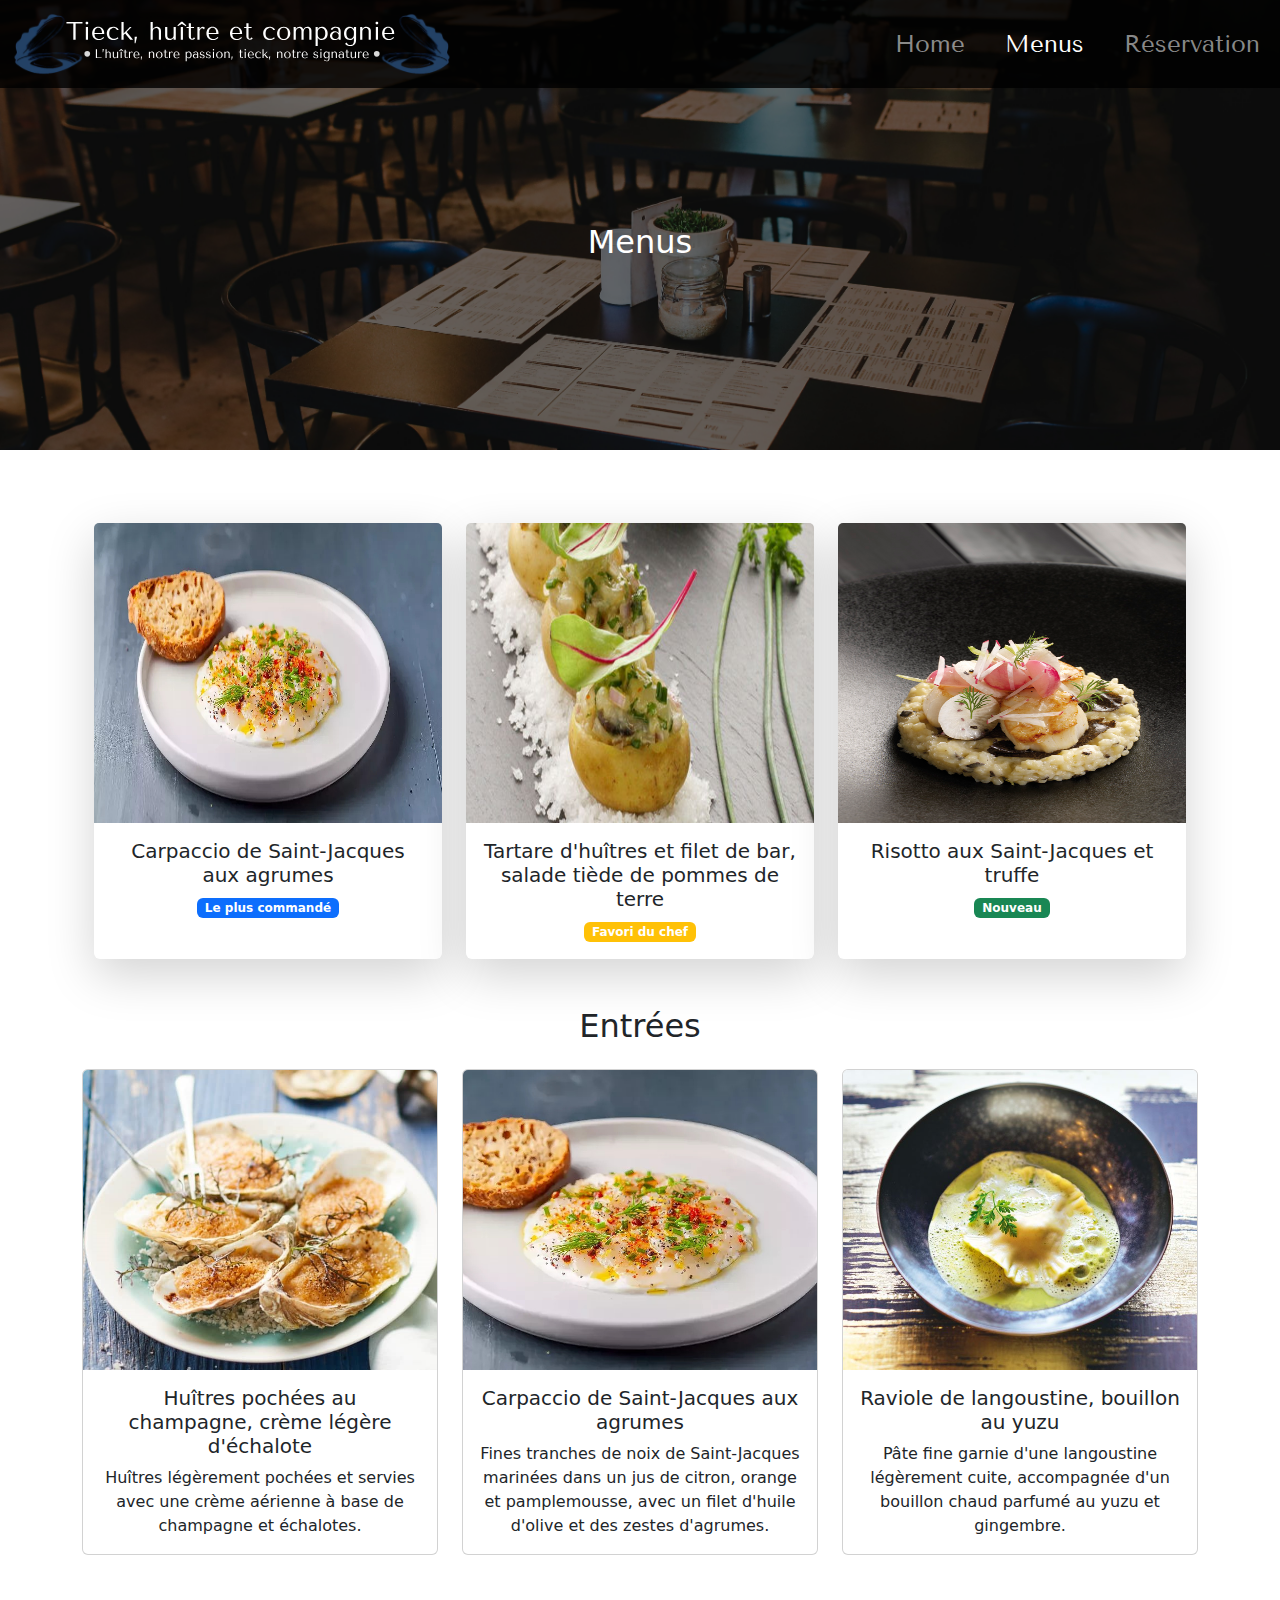
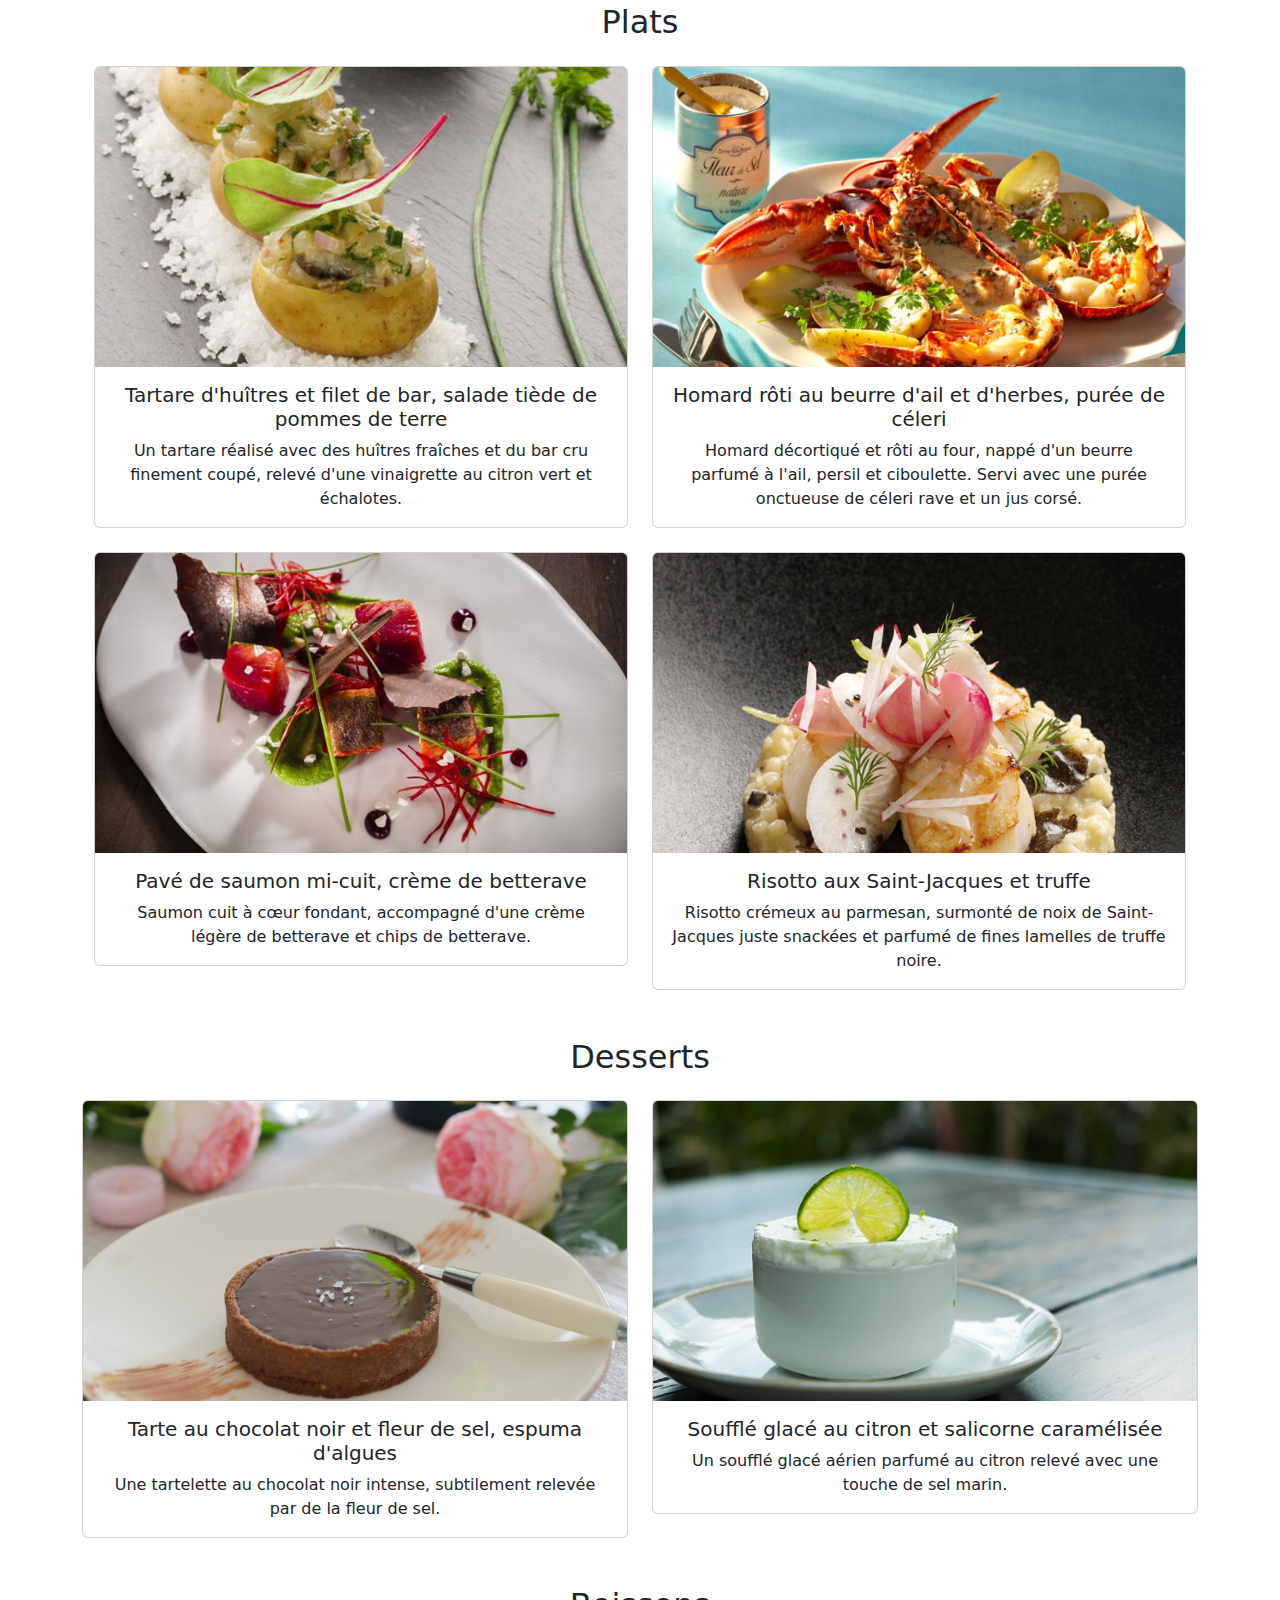
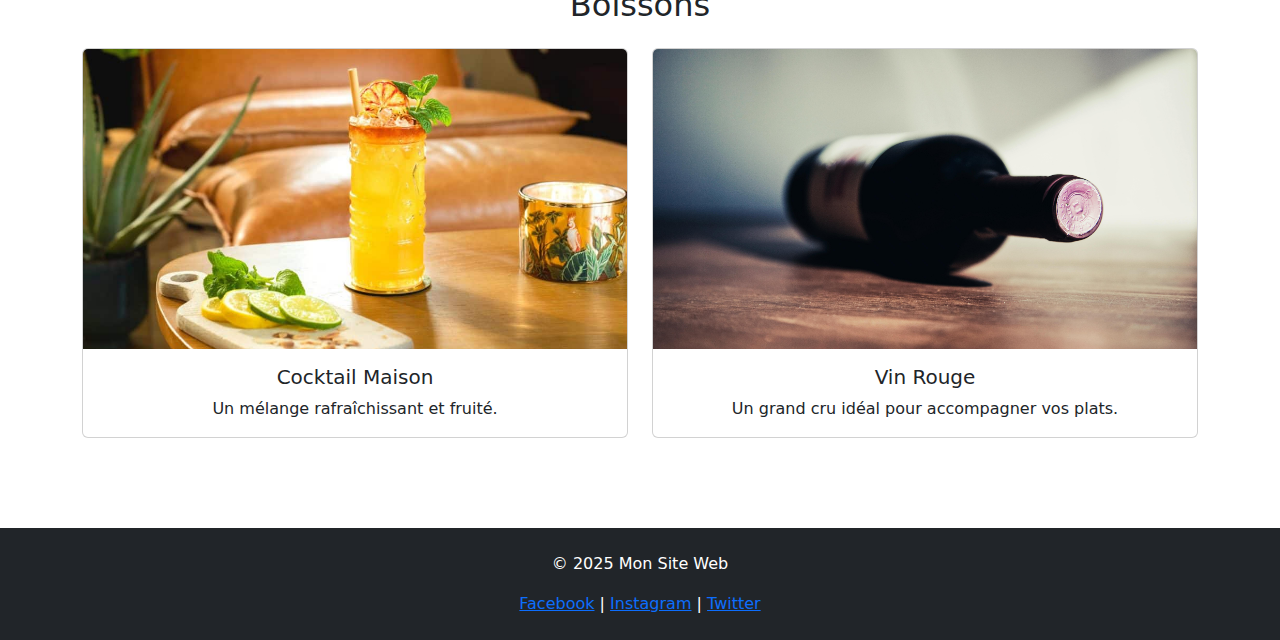
<file: menus.html>
<!doctype html>
<html lang="fr">
<head>
    <meta charset="UTF-8">
    <meta name="viewport"
          content="width=device-width, user-scalable=no, initial-scale=1.0, maximum-scale=1.0, minimum-scale=1.0">
    <meta http-equiv="X-UA-Compatible" content="ie=edge">
    <link rel="stylesheet" href="assets/css/style.css">
    <link rel="preconnect" href="https://fonts.googleapis.com">
    <link rel="preconnect" href="https://fonts.gstatic.com" crossorigin>
    <link href="https://fonts.googleapis.com/css2?family=Tenor+Sans&display=swap" rel="stylesheet">
    <link href="https://cdn.jsdelivr.net/npm/bootstrap@5.3.3/dist/css/bootstrap.min.css" rel="stylesheet" integrity="sha384-QWTKZyjpPEjISv5WaRU9OFeRpok6YctnYmDr5pNlyT2bRjXh0JMhjY6hW+ALEwIH" crossorigin="anonymous">
    <script src="https://cdn.jsdelivr.net/npm/bootstrap@5.3.3/dist/js/bootstrap.bundle.min.js" integrity="sha384-YvpcrYf0tY3lHB60NNkmXc5s9fDVZLESaAA55NDzOxhy9GkcIdslK1eN7N6jIeHz" crossorigin="anonymous"></script>
    <title>Restaurant</title>
</head>
<body>
    <section>
        <img src="assets/img/accueil_m.jpg" class="object-fit-cover bg-image">
        <header>
            <!-- MENU NAVIGATION-->
            <nav class="navbar navbar-expand-lg bg-black" data-bs-theme="dark" style="--bs-bg-opacity: 0.8;">
                <div class="container-fluid">
                    <img class="navbar-brand" style="width: 35%" src="assets/img/logo.svg" alt="">
                    <button class="navbar-toggler" type="button" data-bs-toggle="collapse" data-bs-target="#navbarNav"
                            aria-controls="navbarNav" aria-expanded="false" aria-label="Toggle navigation">
                        <span class="navbar-toggler-icon"></span>
                    </button>
                    <div class="collapse navbar-collapse" id="navbarNav">
                        <ul class="navbar-nav ms-auto gap-4">
                            <li class="nav-item">
                                <a class="nav-link titre fs-4" href="index.html">Home</a>
                            </li>
                            <li class="nav-item">
                                <a class="nav-link active titre fs-4" href="menus.html">Menus</a>
                            </li>
                            <li class="nav-item">
                                <a class="nav-link titre fs-4" href="reservation.html">Réservation</a>
                            </li>
                        </ul>
                    </div>
                </div>
            </nav>
            <!-- FIN MENU NAVIGATION-->
        </header>
    </section>

    <!-- Titre accueil-->
    <div class="container" style="margin-top: 15vh;">
      <h2 class="text-center text-white">Menus</h2>
    </div>

    <!-- Menu -->
    <main class="container mb-5" style="margin-top: 29vh;">

      <section id="plats-populaires" class="mb-5">
        <div class="container">
          <div class="row g-4">
            <!-- Plat 1 -->
            <div class="col-md-4">
              <div class="card border-0 shadow-lg h-100">
                <img src="assets/img/entrée_2.jpg" class="card-img-top" alt="Plat populaire" style="height: 300px;">
                <div class="card-body text-center">
                  <h5 class="card-title">Carpaccio de Saint-Jacques aux agrumes</h5>
                  <span class="badge bg-primary">Le plus commandé</span>
                </div>
              </div>
            </div>
            <!-- Plat 2 -->
            <div class="col-md-4">
              <div class="card border-0 shadow-lg h-100">
                <img src="assets/img/tartare.jpeg" class="card-img-top" alt="Plat populaire" style="height: 300px;">
                <div class="card-body text-center">
                  <h5 class="card-title">Tartare d'huîtres et filet de bar, salade tiède de pommes de terre</h5>
                  <span class="badge bg-warning">Favori du chef</span>
                </div>
              </div>
            </div>
            <!-- Plat 3 -->
            <div class="col-md-4">
              <div class="card border-0 shadow-lg h-100">
                <img src="assets/img/risotto.jpg" class="card-img-top" alt="Plat populaire" style="height: 300px;">
                <div class="card-body text-center">
                  <h5 class="card-title">Risotto aux Saint-Jacques et truffe</h5>
                  <span class="badge bg-success">Nouveau</span>
                </div>
              </div>
            </div>
          </div>
        </div>
      </section>
      

      <!-- Entrées -->
      <section id="entrees" class="mb-5">
        <h2 class="text-center mb-4">Entrées</h2>
        <div class="row g-4 text-center">
          <!-- Exemple d'une carte Bootstrap -->
          <div class="col-md-4">
            <div class="card">
              <img src="assets/img/entrée_1.jpg" class="card-img-top object-fit-cover" alt="Entrée" style="height: 300px;">
              <div class="card-body">
                <h5 class="card-title">Huîtres pochées au champagne, crème légère d'échalote</h5>
                <p class="card-text">Huîtres légèrement pochées et servies avec une crème aérienne à base de champagne et échalotes.</p>
              </div>
            </div>
          </div>
          <div class="col-md-4">
            <div class="card">
              <img src="assets/img/entrée_2.jpg" class="card-img-top object-fit-cover" alt="Entrée" style="height: 300px;">
              <div class="card-body">
                <h5 class="card-title">Carpaccio de Saint-Jacques aux agrumes</h5>
                <p class="card-text">Fines tranches de noix de Saint-Jacques marinées dans un jus de citron, orange et pamplemousse, avec un filet d'huile d'olive et des zestes d'agrumes.</p>
              </div>
            </div>
          </div>
          <div class="col-md-4">
            <div class="card">
              <img src="assets/img/entrée_3.jpg" class="card-img-top object-fit-cover" alt="Entrée" style="height: 300px;">
              <div class="card-body">
                <h5 class="card-title">Raviole de langoustine, bouillon au yuzu</h5>
                <p class="card-text">Pâte fine garnie d'une langoustine légèrement cuite, accompagnée d'un bouillon chaud parfumé au yuzu et gingembre.</p>
              </div>
            </div>
          </div>
        </div>
      </section>
    
      <!-- Plats -->
      <section id="plats" class="mb-5">
        <h2 class="text-center mb-4">Plats</h2>
        <div class="container">
          <div class="row g-4 text-center">
            <!-- Carte 1 -->
            <div class="col-md-6">
              <div class="card">
                <img src="assets/img/tartare.jpeg" class="card-img-top object-fit-cover" alt="Plat" style="height: 300px;">
                <div class="card-body">
                  <h5 class="card-title">Tartare d'huîtres et filet de bar, salade tiède de pommes de terre</h5>
                  <p class="card-text">Un tartare réalisé avec des huîtres fraîches et du bar cru finement coupé, relevé d'une vinaigrette au citron vert et échalotes.</p>
                </div>
              </div>
            </div>
            <!-- Carte 2 -->
            <div class="col-md-6">
              <div class="card">
                <img src="assets/img/homard.jpeg" class="card-img-top object-fit-cover" alt="Plat" style="height: 300px;">
                <div class="card-body">
                  <h5 class="card-title">Homard rôti au beurre d'ail et d'herbes, purée de céleri</h5>
                  <p class="card-text">Homard décortiqué et rôti au four, nappé d'un beurre parfumé à l'ail, persil et ciboulette. Servi avec une purée onctueuse de céleri rave et un jus corsé.</p>
                </div>
              </div>
            </div>
            <!-- Carte 3 -->
            <div class="col-md-6">
              <div class="card">
                <img src="assets/img/pavé_saumon.jpg" class="card-img-top object-fit-cover" alt="Plat" style="height: 300px;">
                <div class="card-body">
                  <h5 class="card-title">Pavé de saumon mi-cuit, crème de betterave</h5>
                  <p class="card-text">Saumon cuit à cœur fondant, accompagné d'une crème légère de betterave et chips de betterave.</p>
                </div>
              </div>
            </div>
            <!-- Carte 4 -->
            <div class="col-md-6">
              <div class="card">
                <img src="assets/img/risotto.jpg" class="card-img-top object-fit-cover" alt="Plat" style="height: 300px;">
                <div class="card-body">
                  <h5 class="card-title">Risotto aux Saint-Jacques et truffe</h5>
                  <p class="card-text">Risotto crémeux au parmesan, surmonté de noix de Saint-Jacques juste snackées et parfumé de fines lamelles de truffe noire.</p>
                </div>
              </div>
            </div>
          </div>
        </div>
      </section>
  
      <!-- Desserts -->
      <section id="desserts" class="mb-5">
        <h2 class="text-center mb-4">Desserts</h2>
        <div class="row g-4 text-center">
          <div class="col-md-6">
            <div class="card">
              <img src="assets/img/tarte.jpg" class="card-img-top object-fit-cover" alt="Dessert" style="height: 300px;">
              <div class="card-body">
                <h5 class="card-title">Tarte au chocolat noir et fleur de sel, espuma d'algues</h5>
                <p class="card-text">Une tartelette au chocolat noir intense, subtilement relevée par de la fleur de sel.</p>
              </div>
            </div>
          </div>
          <div class="col-md-6">
            <div class="card">
              <img src="assets/img/soufflé.jpg" class="card-img-top object-fit-cover" alt="Dessert" style="height: 300px;">
              <div class="card-body">
                <h5 class="card-title">Soufflé glacé au citron et salicorne caramélisée</h5>
                <p class="card-text">Un soufflé glacé aérien parfumé au citron relevé avec une touche de sel marin.</p>
              </div>
            </div>
          </div>
        </div>
      </section>
  
      <!-- Catégorie : Boissons -->
      <section id="boissons" class="mb-5">
        <h2 class="text-center mb-4">Boissons</h2>
        <div class="row g-4 text-center">
          <div class="col-md-6">
            <div class="card">
              <img src="assets/img/cocktail.jpg" class="card-img-top object-fit-cover" alt="Boisson" style="height: 300px;">
              <div class="card-body">
                <h5 class="card-title">Cocktail Maison</h5>
                <p class="card-text">Un mélange rafraîchissant et fruité.</p>
              </div>
            </div>
          </div>
          <div class="col-md-6">
            <div class="card">
              <img src="assets/img/vin_rouge.jpg" class="card-img-top object-fit-cover" alt="Boisson" style="height: 300px;">
              <div class="card-body">
                <h5 class="card-title">Vin Rouge</h5>
                <p class="card-text">Un grand cru idéal pour accompagner vos plats.</p>
              </div>
            </div>
          </div>
        </div>
      </section>
    </main>
      <footer class="bg-dark text-white text-center pt-4 pb-2" style="margin-top: 10vh;">
        <p>&copy; 2025 Mon Site Web</p>
        <p>
            <a href="#">Facebook</a> | 
            <a href="#">Instagram</a> | 
            <a href="#">Twitter</a>
          </p>
    </footer>
</body>
</html>
</file>
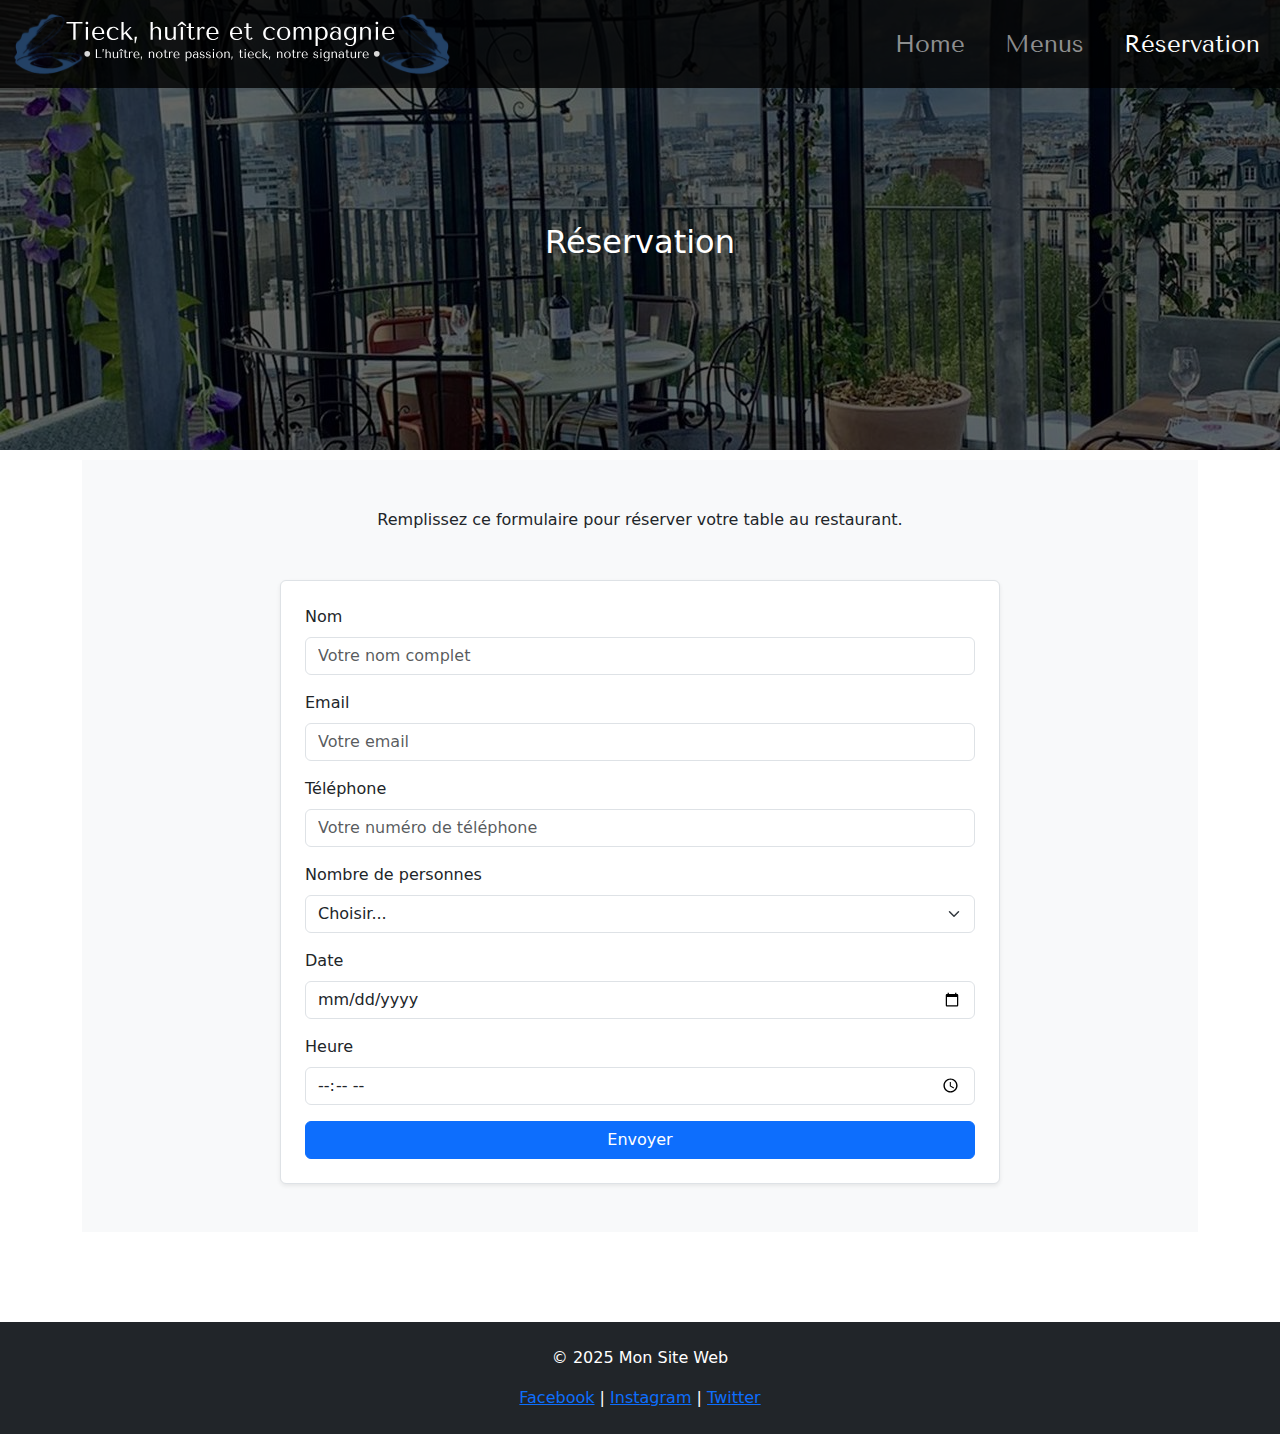
<file: reservation.html>
<!doctype html>
<html lang="fr">
<head>
    <meta charset="UTF-8">
    <meta name="viewport"
          content="width=device-width, user-scalable=no, initial-scale=1.0, maximum-scale=1.0, minimum-scale=1.0">
    <meta http-equiv="X-UA-Compatible" content="ie=edge">
    <link rel="stylesheet" href="assets/css/style.css">
    <link rel="preconnect" href="https://fonts.googleapis.com">
    <link rel="preconnect" href="https://fonts.gstatic.com" crossorigin>
    <link href="https://fonts.googleapis.com/css2?family=Tenor+Sans&display=swap" rel="stylesheet">
    <link href="https://cdn.jsdelivr.net/npm/bootstrap@5.3.3/dist/css/bootstrap.min.css" rel="stylesheet" integrity="sha384-QWTKZyjpPEjISv5WaRU9OFeRpok6YctnYmDr5pNlyT2bRjXh0JMhjY6hW+ALEwIH" crossorigin="anonymous">
    <script src="https://cdn.jsdelivr.net/npm/bootstrap@5.3.3/dist/js/bootstrap.bundle.min.js" integrity="sha384-YvpcrYf0tY3lHB60NNkmXc5s9fDVZLESaAA55NDzOxhy9GkcIdslK1eN7N6jIeHz" crossorigin="anonymous"></script>
    <title>Restaurant</title>
</head>
<body>
    <section>
        <img src="assets/img/accueil_r.jpg" class="object-fit-cover bg-image">
        <header>
            <!-- MENU NAVIGATION-->
            <nav class="navbar navbar-expand-lg bg-black" data-bs-theme="dark" style="--bs-bg-opacity: 0.8;">
                <div class="container-fluid">
                    <img class="navbar-brand" style="width: 35%" src="assets/img/logo.svg" alt="">
                    <button class="navbar-toggler" type="button" data-bs-toggle="collapse" data-bs-target="#navbarNav"
                            aria-controls="navbarNav" aria-expanded="false" aria-label="Toggle navigation">
                        <span class="navbar-toggler-icon"></span>
                    </button>
                    <div class="collapse navbar-collapse" id="navbarNav">
                        <ul class="navbar-nav ms-auto gap-4">
                            <li class="nav-item">
                                <a class="nav-link titre fs-4" href="index.html">Home</a>
                            </li>
                            <li class="nav-item">
                                <a class="nav-link titre fs-4" href="menus.html">Menus</a>
                            </li>
                            <li class="nav-item">
                                <a class="nav-link active titre fs-4" href="reservation.html">Réservation</a>
                            </li>
                        </ul>
                    </div>
                </div>
            </nav>
            <!-- FIN MENU NAVIGATION-->
        </header>
    </section>

    <!-- Titre accueil-->
    <div class="container" style="margin-top: 15vh;">
      <h2 class="text-center text-white">Réservation</h2>
    </div>

    <main class="container mb-5" style="margin-top: 22vh;">

        <section id="reservation" class="py-5 bg-light">
            <div class="container">
            <p class="text-center mb-5">Remplissez ce formulaire pour réserver votre table au restaurant.</p>
            
            <div class="row justify-content-center">
                <div class="col-md-8">
                <form id="reservationForm" class="p-4 border rounded shadow-sm bg-white">
                    <!-- Nom -->
                    <div class="mb-3">
                    <label for="name" class="form-label">Nom</label>
                    <input type="text" class="form-control" id="name" placeholder="Votre nom complet" required>
                    </div>
        
                    <!-- Email -->
                    <div class="mb-3">
                       <label for="email" class="form-label">Email</label>
                    <input type="email" class="form-control" id="email" placeholder="Votre email" required>
                    </div>
        
                    <!-- Téléphone -->
                    <div class="mb-3">
                    <label for="phone" class="form-label">Téléphone</label>
                    <input type="tel" class="form-control" id="phone" placeholder="Votre numéro de téléphone" required>
                    </div>
        
                    <!-- Nombre de personnes -->
                    <div class="mb-3">
                    <label for="guests" class="form-label">Nombre de personnes</label>
                    <select class="form-select" id="guests" required>
                        <option value="" selected disabled>Choisir...</option>
                        <option>1 personne</option>
                        <option>2 personnes</option>
                        <option>3 personnes</option>
                        <option>4 personnes</option>
                        <option>5 personnes</option>
                        <option>6 personnes</option>
                    </select>
                    </div>
        
                    <!-- Date -->
                    <div class="mb-3">
                    <label for="date" class="form-label">Date</label>
                    <input type="date" class="form-control" id="date" required>
                    </div>
        
                    <!-- Heure -->
                    <div class="mb-3">
                    <label for="time" class="form-label">Heure</label>
                    <input type="time" class="form-control" id="time" required>
                    </div>
        
                    <!-- Bouton Envoyer -->
                    <div class="text-center">
                    <button type="button" class="btn btn-primary w-100" onclick="submitReservation()">Envoyer</button>
                    </div>
                </form>
                </div>
            </div>
            </div>
        </section>  
    </main> 
    <footer class="bg-dark text-white text-center pt-4 pb-2" style="margin-top: 10vh;">
        <p>&copy; 2025 Mon Site Web</p>
        <p>
            <a href="#">Facebook</a> | 
            <a href="#">Instagram</a> | 
            <a href="#">Twitter</a>
          </p>
    </footer>
</body>
</html>
</file>
<file: assets/css/style.css>
:root {
    /*Typographie*/
    --primary-font: "Tenor Sans", serif;
    --secondary-font: "Audiowide", serif;
}

body {
    overflow-x: hidden;
}

.bg-video {
    height: 100vh;
    width: 100vw;
    position: absolute;
    top: 0;
    left: 0;
    z-index: -1;
}

.bg-image {
    height: 50vh;
    width: 100vw;
    position: absolute;
    filter:brightness(40%);
    top: 0;
    left: 0;
    z-index: -1;
}

.titre {
    font-family: var(--primary-font);
}
</file>
